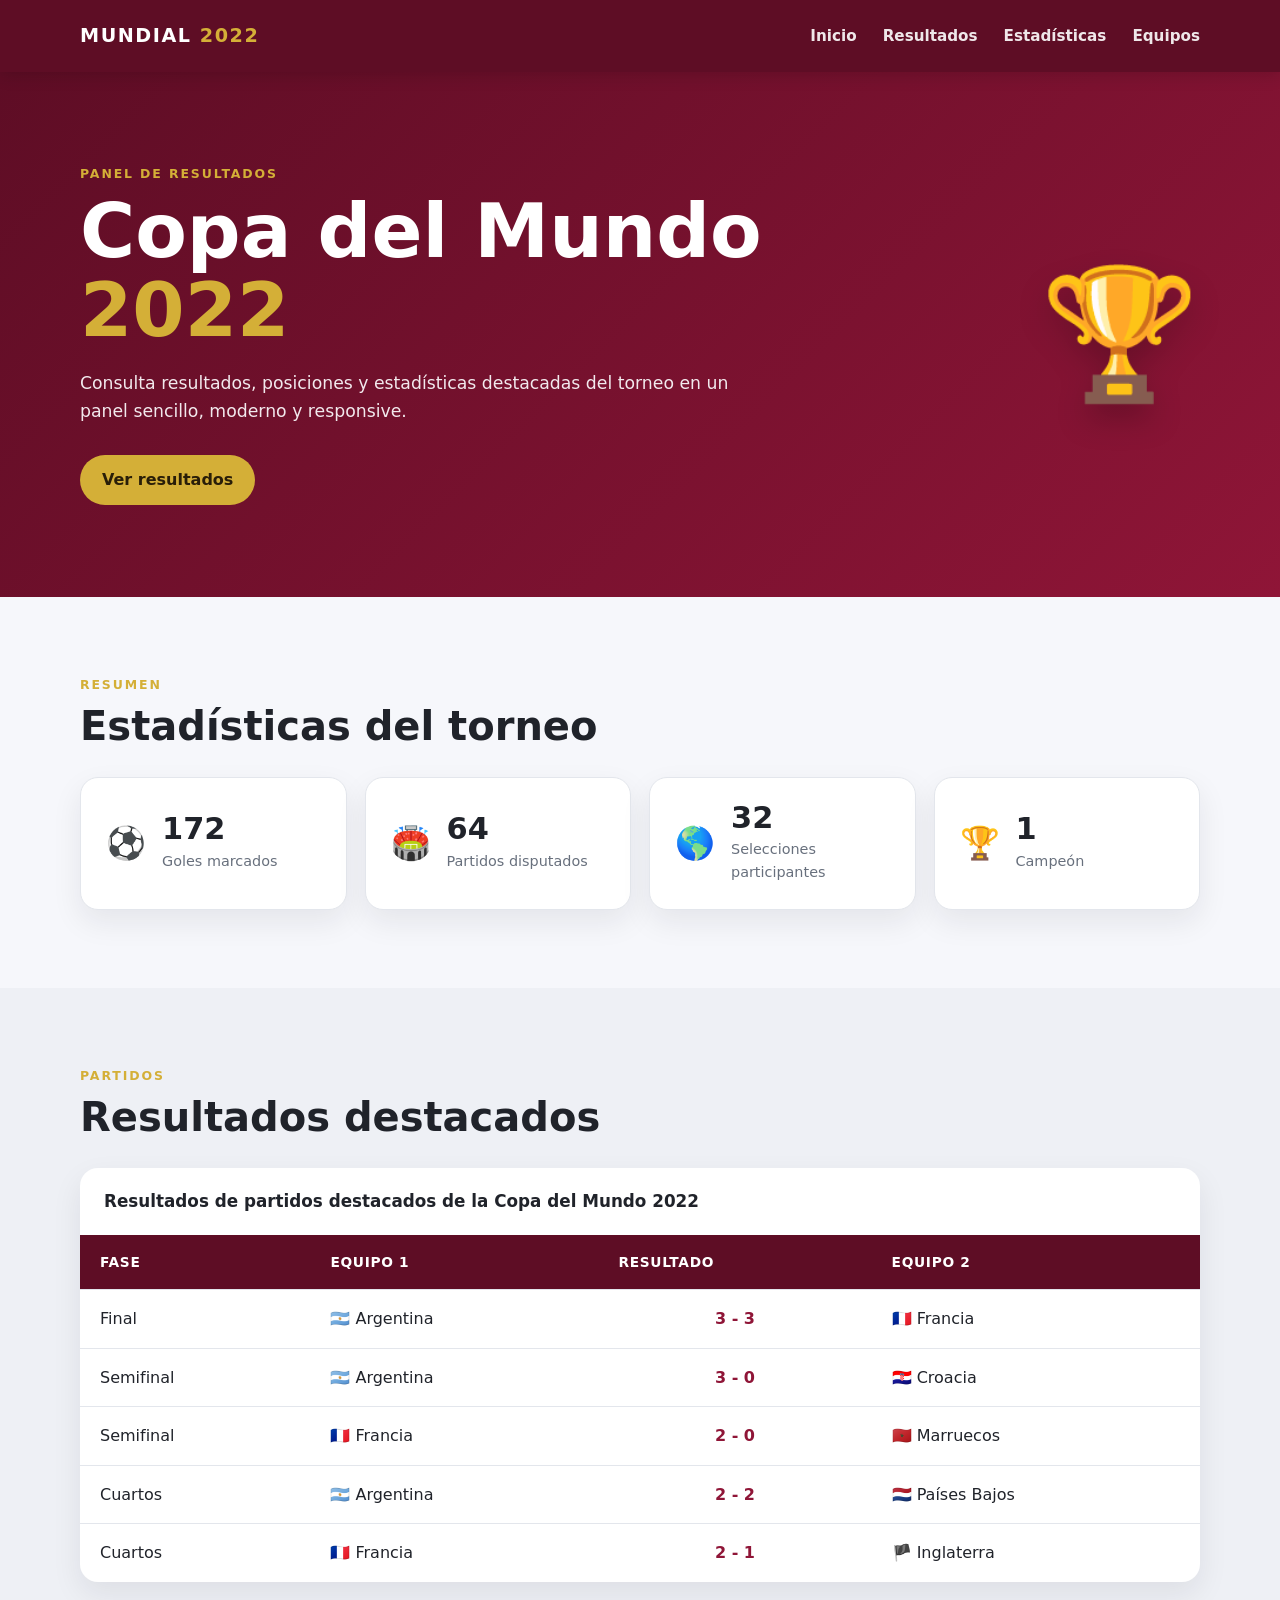
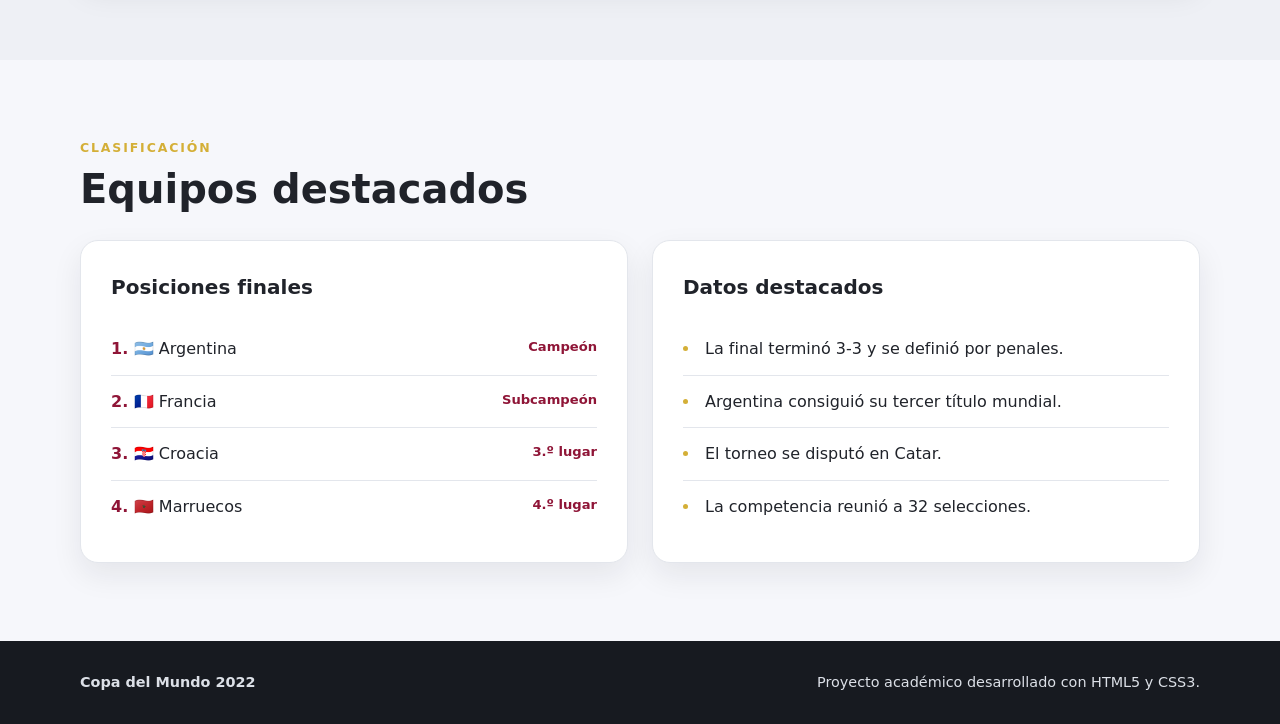
<file: Reto_panelfut_Html.html>
<!DOCTYPE html>
<html lang="es">
<head>
    <meta charset="UTF-8">
    <meta name="viewport" content="width=device-width, initial-scale=1.0">
    <meta name="description" content="Panel de resultados y estadísticas de la Copa del Mundo.">
    <title>La flipante copa del Mundo</title>
    <link rel="stylesheet" href="css/style.css">
</head>
<body>
    <header class="site-header">
        <nav class="navbar container" aria-label="Navegación principal">
            <a class="brand" href="#inicio">MUNDIAL <span>2022</span></a>
            <ul class="nav-list">
                <li><a href="#inicio">Inicio</a></li>
                <li><a href="#resultados">Resultados</a></li>
                <li><a href="#estadisticas">Estadísticas</a></li>
                <li><a href="#equipos">Equipos</a></li>
            </ul>
        </nav>
    </header>

    <main id="inicio">
        <section class="hero">
            <div class="container hero-content">
                <div>
                    <p class="eyebrow">PANEL DE RESULTADOS</p>
                    <h1>Copa del Mundo <span>2022</span></h1>
                    <p class="hero-text">Consulta resultados, posiciones y estadísticas destacadas del torneo en un panel sencillo, moderno y responsive.</p>
                    <a class="button" href="#resultados">Ver resultados</a>
                </div>
                <div class="trophy" aria-hidden="true">🏆</div>
            </div>
        </section>

        <section id="estadisticas" class="section container">
            <div class="section-heading">
                <p class="eyebrow">RESUMEN</p>
                <h2>Estadísticas del torneo</h2>
            </div>

            <div class="stats-grid">
                <article class="stat-card">
                    <span class="stat-icon">⚽</span>
                    <div><strong>172</strong><p>Goles marcados</p></div>
                </article>
                <article class="stat-card">
                    <span class="stat-icon">🏟️</span>
                    <div><strong>64</strong><p>Partidos disputados</p></div>
                </article>
                <article class="stat-card">
                    <span class="stat-icon">🌎</span>
                    <div><strong>32</strong><p>Selecciones participantes</p></div>
                </article>
                <article class="stat-card">
                    <span class="stat-icon">🏆</span>
                    <div><strong>1</strong><p>Campeón</p></div>
                </article>
            </div>
        </section>

        <section id="resultados" class="section section-alt">
            <div class="container">
                <div class="section-heading">
                    <p class="eyebrow">PARTIDOS</p>
                    <h2>Resultados destacados</h2>
                </div>

                <div class="table-wrapper">
                    <table>
                        <caption>Resultados de partidos destacados de la Copa del Mundo 2022</caption>
                        <thead>
                            <tr>
                                <th scope="col">Fase</th>
                                <th scope="col">Equipo 1</th>
                                <th scope="col">Resultado</th>
                                <th scope="col">Equipo 2</th>
                            </tr>
                        </thead>
                        <tbody>
                            <tr><td>Final</td><td>🇦🇷 Argentina</td><td class="score">3 - 3</td><td>🇫🇷 Francia</td></tr>
                            <tr><td>Semifinal</td><td>🇦🇷 Argentina</td><td class="score">3 - 0</td><td>🇭🇷 Croacia</td></tr>
                            <tr><td>Semifinal</td><td>🇫🇷 Francia</td><td class="score">2 - 0</td><td>🇲🇦 Marruecos</td></tr>
                            <tr><td>Cuartos</td><td>🇦🇷 Argentina</td><td class="score">2 - 2</td><td>🇳🇱 Países Bajos</td></tr>
                            <tr><td>Cuartos</td><td>🇫🇷 Francia</td><td class="score">2 - 1</td><td>🏴 Inglaterra</td></tr>
                        </tbody>
                    </table>
                </div>
            </div>
        </section>

        <section id="equipos" class="section container teams-section">
            <div class="section-heading">
                <p class="eyebrow">CLASIFICACIÓN</p>
                <h2>Equipos destacados</h2>
            </div>

            <div class="columns">
                <article class="list-card">
                    <h3>Posiciones finales</h3>
                    <ol>
                        <li><span>🇦🇷</span> Argentina <strong>Campeón</strong></li>
                        <li><span>🇫🇷</span> Francia <strong>Subcampeón</strong></li>
                        <li><span>🇭🇷</span> Croacia <strong>3.º lugar</strong></li>
                        <li><span>🇲🇦</span> Marruecos <strong>4.º lugar</strong></li>
                    </ol>
                </article>

                <article class="list-card">
                    <h3>Datos destacados</h3>
                    <ul>
                        <li>La final terminó 3-3 y se definió por penales.</li>
                        <li>Argentina consiguió su tercer título mundial.</li>
                        <li>El torneo se disputó en Catar.</li>
                        <li>La competencia reunió a 32 selecciones.</li>
                    </ul>
                </article>
            </div>
        </section>
    </main>

    <footer class="site-footer">
        <div class="container footer-content">
            <p><strong>Copa del Mundo 2022</strong></p>
            <p>Proyecto académico desarrollado con HTML5 y CSS3.</p>
        </div>
    </footer>
</body>
</html>
</file>
<file: css/style.css>
:root {
    --primary: #8f1537;
    --primary-dark: #5e0d25;
    --accent: #d4af37;
    --bg: #f6f7fb;
    --surface: #ffffff;
    --text: #20232a;
    --muted: #68707d;
    --border: #e3e6ec;
    --shadow: 0 12px 30px rgba(24, 31, 42, 0.08);
    --radius: 18px;
}

* { box-sizing: border-box; margin: 0; padding: 0; }
html { scroll-behavior: smooth; }
body {
    font-family: Inter, system-ui, -apple-system, BlinkMacSystemFont, "Segoe UI", sans-serif;
    color: var(--text);
    background: var(--bg);
    line-height: 1.6;
}
a { color: inherit; text-decoration: none; }
ul, ol { list-style-position: inside; }
.container { width: min(1120px, 92%); margin-inline: auto; }

.site-header {
    background: var(--primary-dark);
    color: #fff;
    position: sticky;
    top: 0;
    z-index: 10;
    box-shadow: 0 3px 16px rgba(0,0,0,.15);
}
.navbar { min-height: 72px; display: flex; align-items: center; justify-content: space-between; gap: 24px; }
.brand { font-size: 1.2rem; font-weight: 900; letter-spacing: .08em; }
.brand span { color: var(--accent); }
.nav-list { display: flex; gap: 26px; list-style: none; }
.nav-list a { font-size: .95rem; font-weight: 700; opacity: .9; transition: opacity .2s; }
.nav-list a:hover { opacity: 1; color: var(--accent); }

.hero {
    background: linear-gradient(135deg, var(--primary-dark), var(--primary));
    color: white;
    padding: 92px 0;
}
.hero-content { display: flex; align-items: center; justify-content: space-between; gap: 50px; }
.eyebrow { color: var(--accent); font-size: .78rem; font-weight: 900; letter-spacing: .15em; margin-bottom: 8px; }
h1 { font-size: clamp(2.4rem, 6vw, 4.7rem); line-height: 1.05; margin-bottom: 20px; }
h1 span { color: var(--accent); }
.hero-text { max-width: 650px; color: #f2e9ed; font-size: 1.08rem; margin-bottom: 30px; }
.button { display: inline-block; background: var(--accent); color: #291e08; font-weight: 900; padding: 12px 22px; border-radius: 999px; transition: transform .2s, box-shadow .2s; }
.button:hover { transform: translateY(-2px); box-shadow: 0 8px 18px rgba(0,0,0,.2); }
.trophy { font-size: 8rem; filter: drop-shadow(0 15px 15px rgba(0,0,0,.2)); }

.section { padding: 78px 0; }
.section-alt { background: #eef0f5; }
.section-heading { margin-bottom: 28px; }
h2 { font-size: clamp(1.8rem, 4vw, 2.5rem); line-height: 1.15; }

.stats-grid { display: grid; grid-template-columns: repeat(4, 1fr); gap: 18px; }
.stat-card { background: var(--surface); border: 1px solid var(--border); border-radius: var(--radius); padding: 25px; display: flex; align-items: center; gap: 16px; box-shadow: var(--shadow); }
.stat-icon { font-size: 2rem; }
.stat-card strong { font-size: 1.9rem; line-height: 1; display: block; }
.stat-card p { color: var(--muted); font-size: .9rem; margin-top: 5px; }

.table-wrapper { overflow-x: auto; background: var(--surface); border-radius: var(--radius); box-shadow: var(--shadow); }
table { width: 100%; border-collapse: collapse; min-width: 700px; }
caption { text-align: left; padding: 20px 24px; font-weight: 800; font-size: 1.05rem; }
th, td { padding: 16px 20px; text-align: left; border-top: 1px solid var(--border); }
thead th { background: var(--primary-dark); color: #fff; border-top: none; font-size: .86rem; text-transform: uppercase; letter-spacing: .05em; }
tbody tr:hover { background: #faf7f8; }
.score { font-weight: 900; color: var(--primary); text-align: center; }

.columns { display: grid; grid-template-columns: 1fr 1fr; gap: 24px; }
.list-card { background: var(--surface); padding: 30px; border: 1px solid var(--border); border-radius: var(--radius); box-shadow: var(--shadow); }
.list-card h3 { margin-bottom: 20px; font-size: 1.25rem; }
.list-card li { padding: 13px 0; border-bottom: 1px solid var(--border); }
.list-card li:last-child { border-bottom: 0; }
.list-card ol li::marker { color: var(--primary); font-weight: 900; }
.list-card ul li::marker { color: var(--accent); }
.list-card strong { float: right; color: var(--primary); font-size: .82rem; }

.site-footer { background: #171a20; color: #dce0e7; padding: 30px 0; }
.footer-content { display: flex; justify-content: space-between; gap: 20px; font-size: .9rem; }

@media (max-width: 850px) {
    .stats-grid { grid-template-columns: repeat(2, 1fr); }
    .hero-content { flex-direction: column; align-items: flex-start; }
    .trophy { display: none; }
}

@media (max-width: 620px) {
    .navbar { flex-direction: column; justify-content: center; padding: 15px 0; }
    .nav-list { gap: 12px; flex-wrap: wrap; justify-content: center; }
    .hero { padding: 65px 0; }
    .stats-grid, .columns { grid-template-columns: 1fr; }
    .section { padding: 55px 0; }
    .footer-content { flex-direction: column; }
}
</file>
